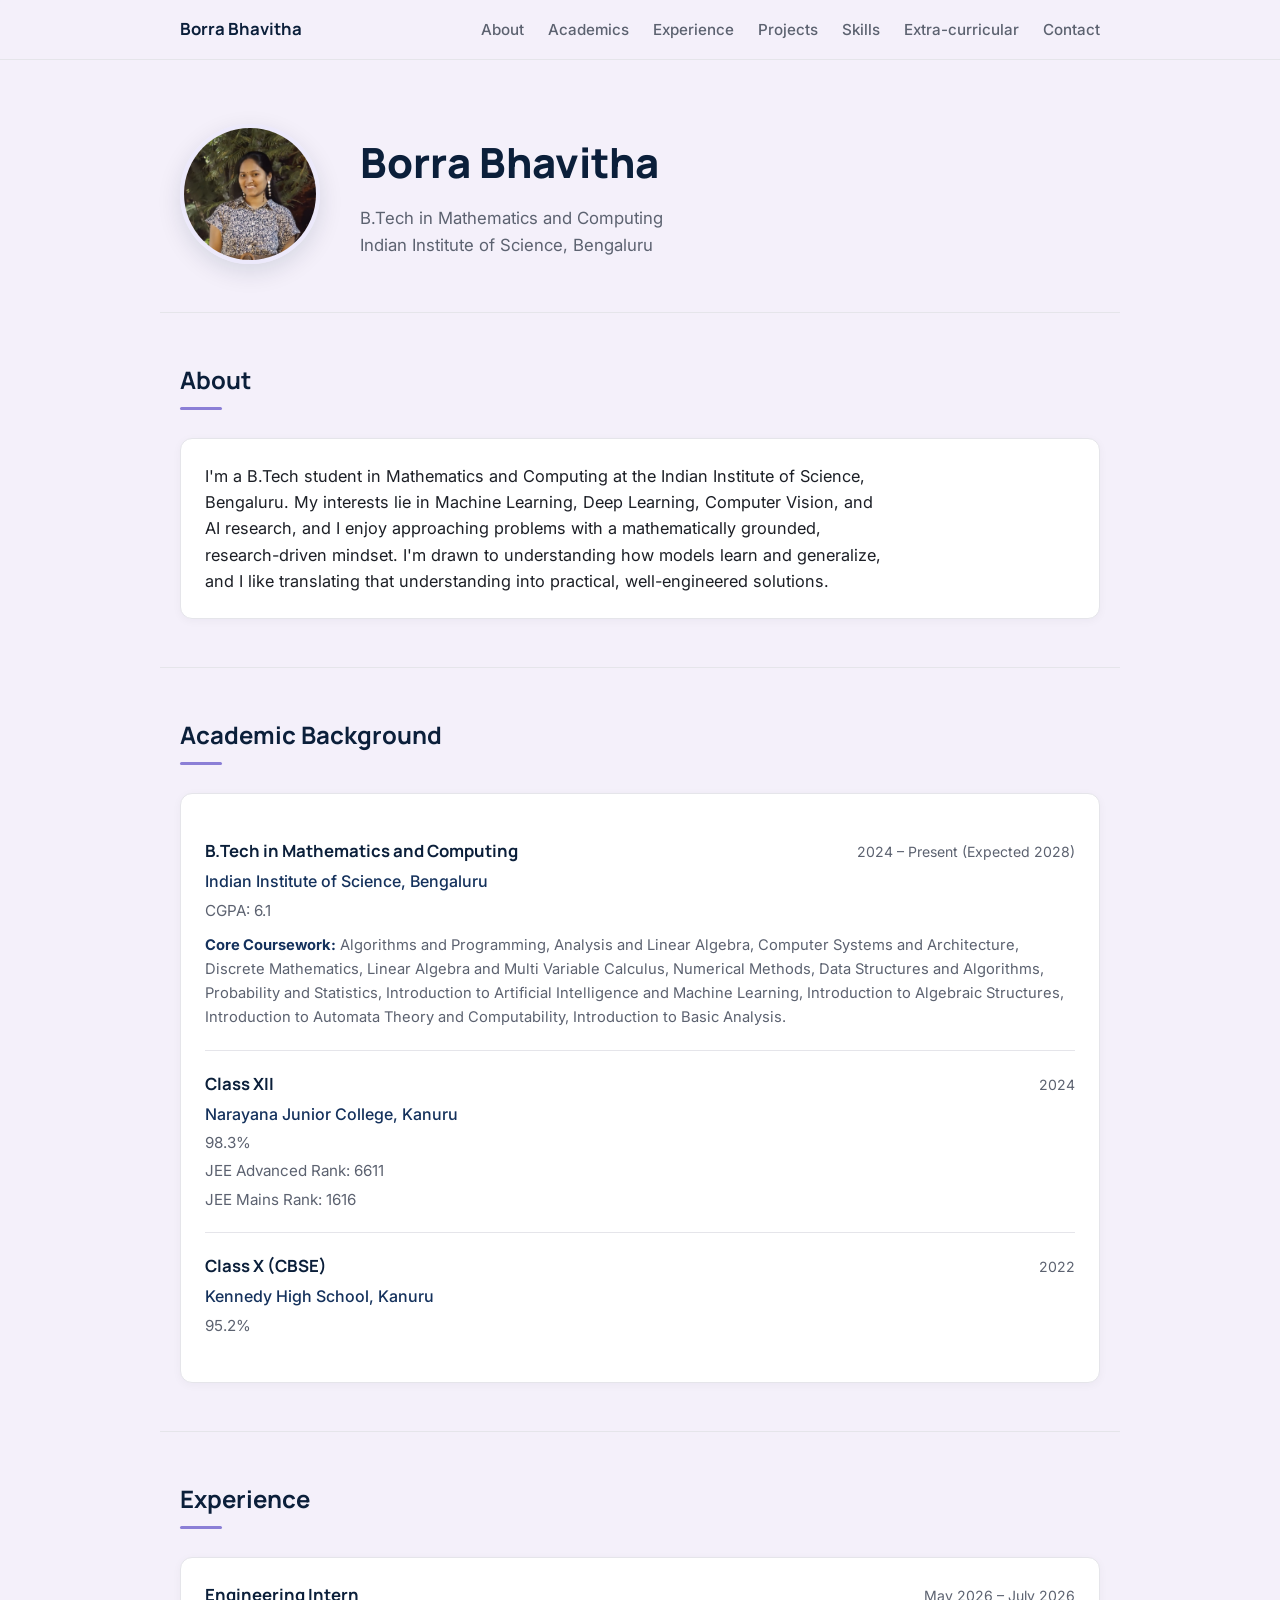
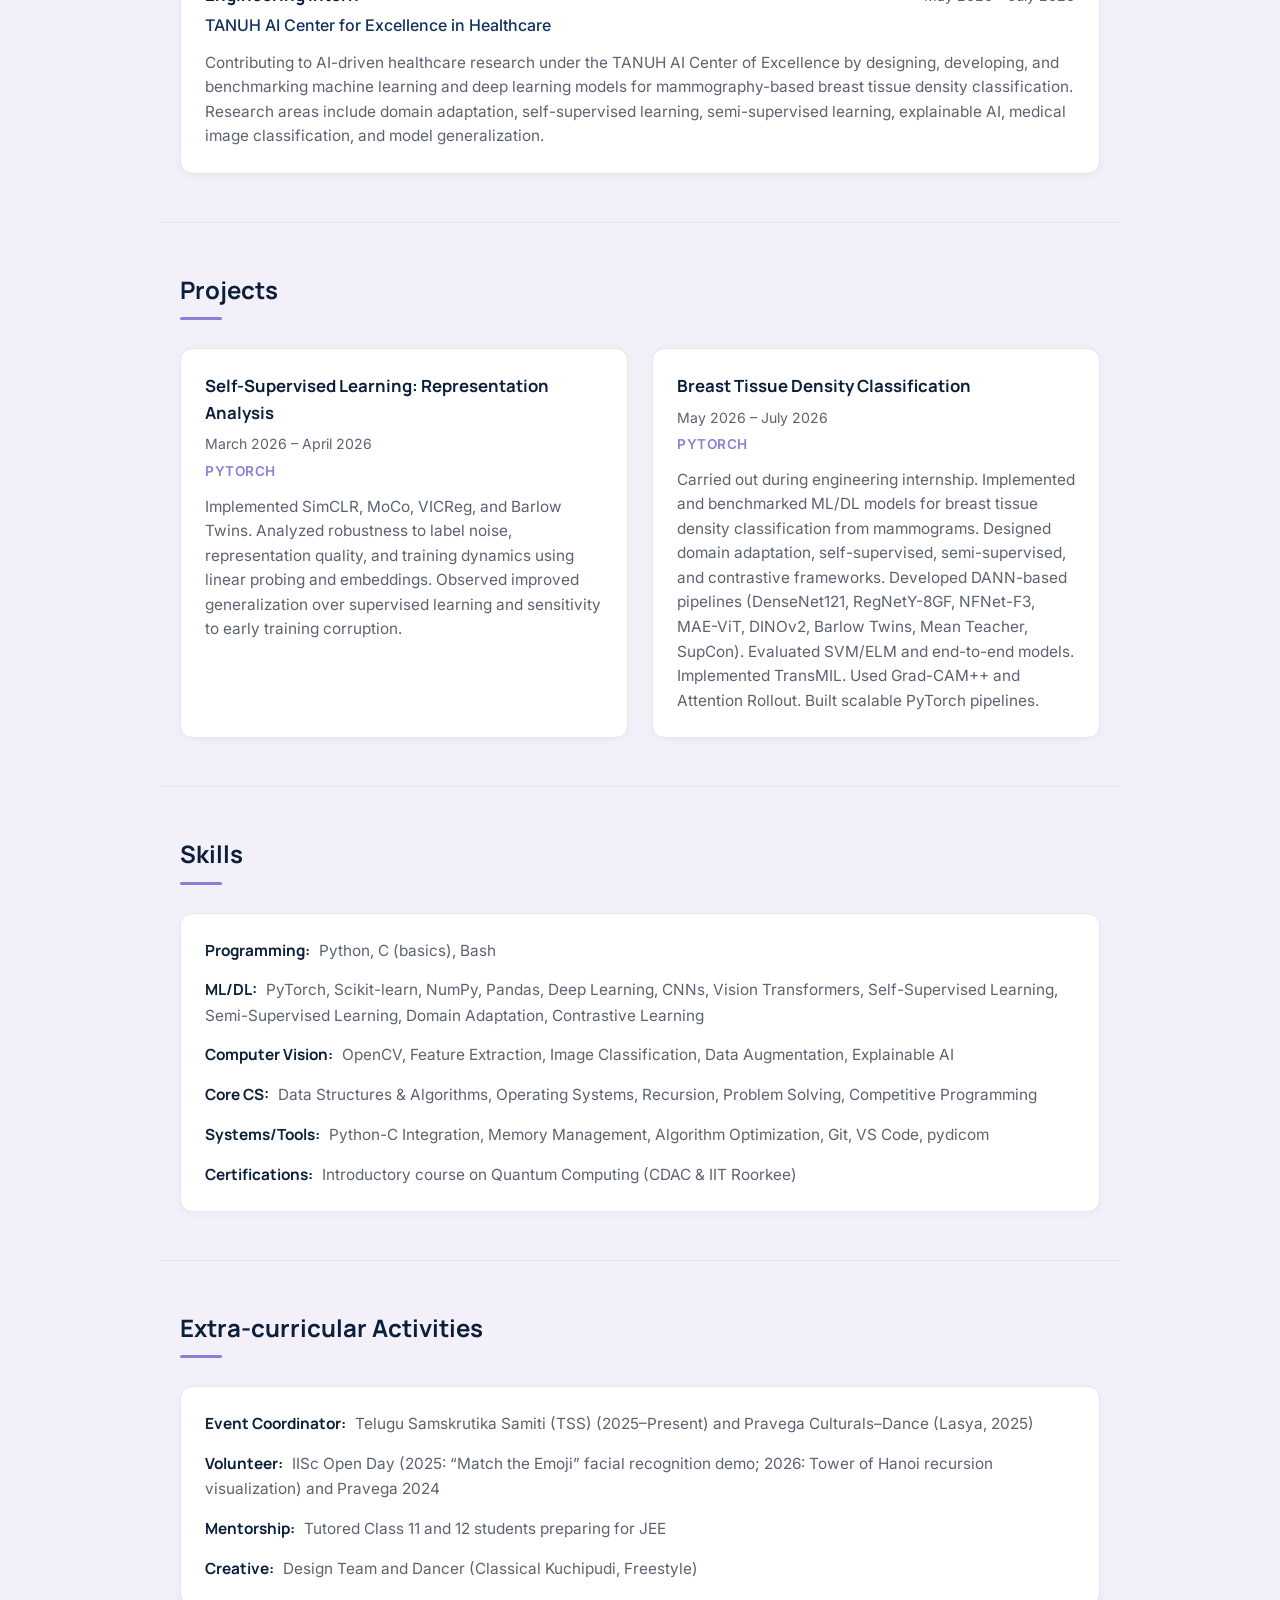
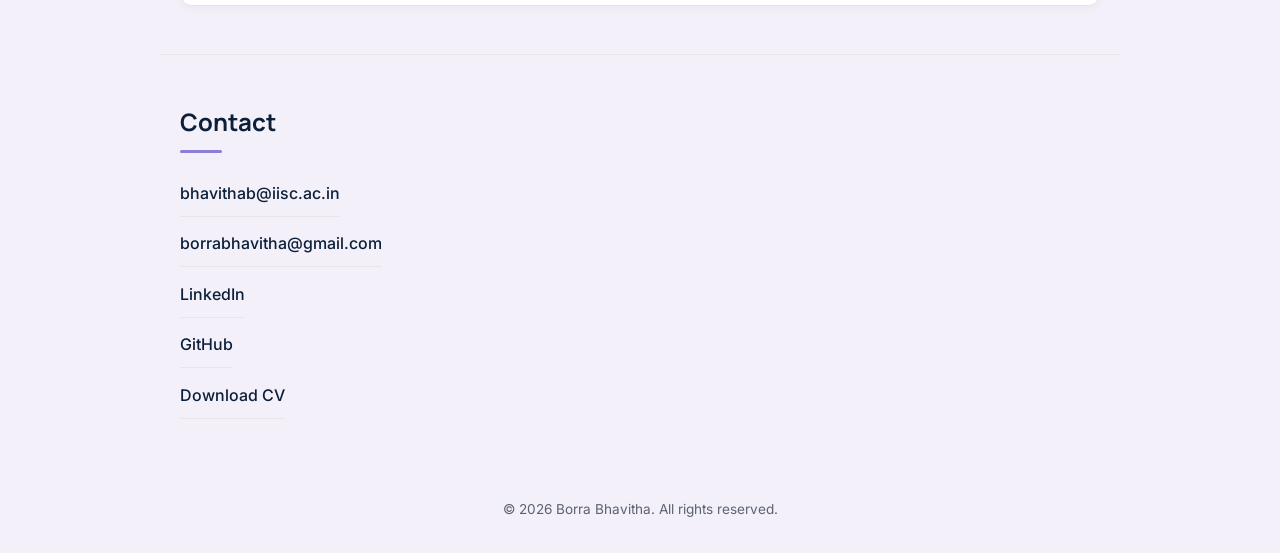
<file: index.html>
<!DOCTYPE html>
<html lang="en">
<head>
<meta charset="UTF-8">
<meta name="viewport" content="width=device-width, initial-scale=1.0">
<title>Borra Bhavitha | Mathematics, Computing &amp; AI</title>
<meta name="description" content="Academic portfolio of Borra Bhavitha, B.Tech Mathematics and Computing student at IISc Bengaluru, interested in Machine Learning, Deep Learning, and Computer Vision.">
<link rel="preconnect" href="https://fonts.googleapis.com">
<link rel="preconnect" href="https://fonts.gstatic.com" crossorigin>
<link href="https://fonts.googleapis.com/css2?family=Inter:wght@400;500;600&family=Manrope:wght@600;700;800&display=swap" rel="stylesheet">
<link rel="stylesheet" href="style.css">
</head>
<body>

<a class="skip-link" href="#main">Skip to content</a>

<header class="site-header">
  <nav class="navbar" aria-label="Primary">
    <a href="#top" class="brand">Borra Bhavitha</a>
    <button class="nav-toggle" id="navToggle" aria-expanded="false" aria-controls="navLinks" aria-label="Toggle navigation menu">
      <span></span><span></span><span></span>
    </button>
    <ul class="nav-links" id="navLinks">
      <li><a href="#about">About</a></li>
      <li><a href="#academics">Academics</a></li>
      <li><a href="#experience">Experience</a></li>
      <li><a href="#projects">Projects</a></li>
      <li><a href="#skills">Skills</a></li>
      <li><a href="#extracurricular">Extra-curricular</a></li>
      <li><a href="#contact">Contact</a></li>
    </ul>
  </nav>
</header>

<main id="main">

  <section id="top" class="hero">
    <div class="hero-media">
      <img src="bhavitha.jpg" alt="Portrait of Borra Bhavitha" class="hero-photo">
    </div>
    <div class="hero-text">
      <h1 class="hero-name">Borra Bhavitha</h1>
      <p class="hero-subtitle">
        <span class="hero-subtitle-line">B.Tech in Mathematics and Computing</span>
        <span class="hero-subtitle-line">Indian Institute of Science, Bengaluru</span>
      </p>
    </div>
  </section>

  <section id="about" class="section">
    <h2 class="section-title">About</h2>
    <div class="card">
      <p class="about-text">
        I'm a B.Tech student in Mathematics and Computing at the Indian Institute of Science, Bengaluru.
        My interests lie in Machine Learning, Deep Learning, Computer Vision, and AI research, and I enjoy
        approaching problems with a mathematically grounded, research-driven mindset. I'm drawn to
        understanding how models learn and generalize, and I like translating that understanding into
        practical, well-engineered solutions.
      </p>
    </div>
  </section>

  <section id="academics" class="section">
    <h2 class="section-title">Academic Background</h2>
    <div class="card">
      <ul class="timeline">
        <li class="timeline-item">
          <div class="timeline-header">
            <h3>B.Tech in Mathematics and Computing</h3>
            <span class="timeline-date">2024 &ndash; Present (Expected 2028)</span>
          </div>
          <p class="timeline-org">Indian Institute of Science, Bengaluru</p>
          <p class="timeline-detail">CGPA: 6.1</p>
          <p class="timeline-courses"><strong>Core Coursework:</strong> Algorithms and Programming, Analysis and Linear Algebra, Computer Systems and Architecture, Discrete Mathematics, Linear Algebra and Multi Variable Calculus, Numerical Methods, Data Structures and Algorithms, Probability and Statistics, Introduction to Artificial Intelligence and Machine Learning, Introduction to Algebraic Structures, Introduction to Automata Theory and Computability, Introduction to Basic Analysis.</p>
        </li>
        <li class="timeline-item">
          <div class="timeline-header">
            <h3>Class XII</h3>
            <span class="timeline-date">2024</span>
          </div>
          <p class="timeline-org">Narayana Junior College, Kanuru</p>
          <p class="timeline-detail">98.3%</p>
          <p class="timeline-detail">JEE Advanced Rank: 6611</p>
          <p class="timeline-detail">JEE Mains Rank: 1616</p>
        </li>
        <li class="timeline-item">
          <div class="timeline-header">
            <h3>Class X (CBSE)</h3>
            <span class="timeline-date">2022</span>
          </div>
          <p class="timeline-org">Kennedy High School, Kanuru</p>
          <p class="timeline-detail">95.2%</p>
        </li>
      </ul>
    </div>
  </section>

  <section id="experience" class="section">
    <h2 class="section-title">Experience</h2>
    <div class="card">
      <div class="timeline-header">
        <h3>Engineering Intern</h3>
        <span class="timeline-date">May 2026 &ndash; July 2026</span>
      </div>
      <p class="timeline-org">TANUH AI Center for Excellence in Healthcare</p>
      <p class="card-desc">
        Contributing to AI-driven healthcare research under the TANUH AI Center of Excellence by designing,
        developing, and benchmarking machine learning and deep learning models for mammography-based breast
        tissue density classification. Research areas include domain adaptation, self-supervised learning,
        semi-supervised learning, explainable AI, medical image classification, and model generalization.
      </p>
    </div>
  </section>

  <section id="projects" class="section">
    <h2 class="section-title">Projects</h2>
    <div class="card-grid">
      <div class="card">
        <div class="timeline-header">
          <h3>Self-Supervised Learning: Representation Analysis</h3>
          <span class="timeline-date">March 2026 &ndash; April 2026</span>
        </div>
        <p class="card-tech">PyTorch</p>
        <p class="card-desc">
          Implemented SimCLR, MoCo, VICReg, and Barlow Twins. Analyzed robustness to label noise,
          representation quality, and training dynamics using linear probing and embeddings. Observed
          improved generalization over supervised learning and sensitivity to early training corruption.
        </p>
      </div>
      <div class="card">
        <div class="timeline-header">
          <h3>Breast Tissue Density Classification</h3>
          <span class="timeline-date">May 2026 &ndash; July 2026</span>
        </div>
        <p class="card-tech">PyTorch</p>
        <p class="card-desc">
          Carried out during engineering internship. Implemented and benchmarked ML/DL models for breast
          tissue density classification from mammograms. Designed domain adaptation, self-supervised,
          semi-supervised, and contrastive frameworks. Developed DANN-based pipelines (DenseNet121,
          RegNetY-8GF, NFNet-F3, MAE-ViT, DINOv2, Barlow Twins, Mean Teacher, SupCon). Evaluated SVM/ELM
          and end-to-end models. Implemented TransMIL. Used Grad-CAM++ and Attention Rollout. Built
          scalable PyTorch pipelines.
        </p>
      </div>
    </div>
  </section>

  <section id="skills" class="section">
    <h2 class="section-title">Skills</h2>
    <div class="card">
      <ul class="label-list">
        <li><span class="label-name">Programming:</span> Python, C (basics), Bash</li>
        <li><span class="label-name">ML/DL:</span> PyTorch, Scikit-learn, NumPy, Pandas, Deep Learning, CNNs, Vision Transformers, Self-Supervised Learning, Semi-Supervised Learning, Domain Adaptation, Contrastive Learning</li>
        <li><span class="label-name">Computer Vision:</span> OpenCV, Feature Extraction, Image Classification, Data Augmentation, Explainable AI</li>
        <li><span class="label-name">Core CS:</span> Data Structures &amp; Algorithms, Operating Systems, Recursion, Problem Solving, Competitive Programming</li>
        <li><span class="label-name">Systems/Tools:</span> Python-C Integration, Memory Management, Algorithm Optimization, Git, VS Code, pydicom</li>
        <li><span class="label-name">Certifications:</span> Introductory course on Quantum Computing (CDAC &amp; IIT Roorkee)</li>
      </ul>
    </div>
  </section>

  <section id="extracurricular" class="section">
    <h2 class="section-title">Extra-curricular Activities</h2>
    <div class="card">
      <ul class="label-list">
        <li><span class="label-name">Event Coordinator:</span> Telugu Samskrutika Samiti (TSS) (2025&ndash;Present) and Pravega Culturals&ndash;Dance (Lasya, 2025)</li>
        <li><span class="label-name">Volunteer:</span> IISc Open Day (2025: &ldquo;Match the Emoji&rdquo; facial recognition demo; 2026: Tower of Hanoi recursion visualization) and Pravega 2024</li>
        <li><span class="label-name">Mentorship:</span> Tutored Class 11 and 12 students preparing for JEE</li>
        <li><span class="label-name">Creative:</span> Design Team and Dancer (Classical Kuchipudi, Freestyle)</li>
      </ul>
    </div>
  </section>

  <section id="contact" class="section">
    <h2 class="section-title">Contact</h2>
    <ul class="contact-list">
      <li><a href="mailto:bhavithab@iisc.ac.in">bhavithab@iisc.ac.in</a></li>
      <li><a href="mailto:borrabhavitha@gmail.com">borrabhavitha@gmail.com</a></li>
      <li><a href="https://www.linkedin.com/in/borra-bhavitha" target="_blank" rel="noopener">LinkedIn</a></li>
      <li><a href="https://github.com/bhavitha1917" target="_blank" rel="noopener">GitHub</a></li>
      <li><a href="Borra_Bhavitha_CV.pdf" target="_blank" rel="noopener">Download CV</a></li>
    </ul>
  </section>

</main>

<footer class="site-footer">
  <p>&copy; 2026 Borra Bhavitha. All rights reserved.</p>
</footer>

<script src="script.js"></script>
</body>
</html>
</file>
<file: style.css>
/* ---------- Custom Properties ---------- */
:root {
  --color-navy: #0b1f3a;
  --color-navy-light: #14315c;
  --color-bg: #f4f0fa;
  --color-surface: #ffffff;
  --color-text: #1c1f26;
  --color-text-secondary: #5c6270;
  --color-lavender: #8b7fd6;
  --color-lavender-light: #ece9fb;
  --color-border: #e5e5ea;

  --font-heading: 'Manrope', 'Segoe UI', -apple-system, BlinkMacSystemFont, sans-serif;
  --font-body: 'Inter', 'Segoe UI', -apple-system, BlinkMacSystemFont, sans-serif;

  --max-width: 960px;
}

/* ---------- Reset ---------- */
* {
  box-sizing: border-box;
  margin: 0;
  padding: 0;
}

html {
  scroll-behavior: smooth;
}

body {
  font-family: var(--font-body);
  color: var(--color-text);
  background: var(--color-bg);
  line-height: 1.6;
  overflow-x: hidden;
}

img {
  max-width: 100%;
  display: block;
}

ul {
  list-style: none;
}

a {
  color: inherit;
  text-decoration: none;
}

h1, h2, h3 {
  font-family: var(--font-heading);
  color: var(--color-navy);
}

.skip-link {
  position: absolute;
  left: -999px;
  top: 0;
  background: var(--color-navy);
  color: #fff;
  padding: 0.5rem 1rem;
  z-index: 100;
}

.skip-link:focus {
  left: 0;
}

/* ---------- Header / Nav ---------- */
.site-header {
  position: sticky;
  top: 0;
  z-index: 50;
  background: rgba(244, 240, 250, 0.92);
  backdrop-filter: blur(6px);
  border-bottom: 1px solid var(--color-border);
}

.navbar {
  max-width: var(--max-width);
  margin: 0 auto;
  padding: 1rem 1.25rem;
  display: flex;
  align-items: center;
  justify-content: space-between;
}

.brand {
  font-family: var(--font-heading);
  font-weight: 700;
  font-size: 1.05rem;
  color: var(--color-navy);
}

.nav-links {
  display: flex;
  gap: 1.5rem;
}

.nav-links a {
  font-size: 0.95rem;
  font-weight: 500;
  color: var(--color-text-secondary);
  transition: color 0.15s ease;
}

.nav-links a:hover,
.nav-links a:focus {
  color: var(--color-lavender);
}

.nav-toggle {
  display: none;
  flex-direction: column;
  justify-content: space-between;
  width: 26px;
  height: 18px;
  background: none;
  border: none;
  cursor: pointer;
  padding: 0;
}

.nav-toggle span {
  display: block;
  height: 2px;
  width: 100%;
  background: var(--color-navy);
  border-radius: 2px;
}

/* ---------- Hero ---------- */
.hero {
  max-width: var(--max-width);
  margin: 0 auto;
  padding: 4rem 1.25rem 3rem;
  text-align: center;
  display: flex;
  flex-direction: column;
  align-items: center;
  gap: 1.5rem;
}

.hero-media {
  flex-shrink: 0;
}

.hero-text {
  display: flex;
  flex-direction: column;
  align-items: center;
}

.hero-photo {
  width: 140px;
  height: 140px;
  border-radius: 50%;
  object-fit: cover;
  border: 4px solid var(--color-lavender-light);
  box-shadow: 0 8px 24px rgba(11, 31, 58, 0.12);
}

.hero-name {
  font-size: 2.2rem;
  font-weight: 800;
}

.hero-subtitle {
  margin-top: 0.6rem;
  font-size: 1.05rem;
  color: var(--color-text-secondary);
}

.hero-subtitle-line {
  display: block;
}

/* ---------- Sections ---------- */
.section {
  max-width: var(--max-width);
  margin: 0 auto;
  padding: 3rem 1.25rem;
  border-top: 1px solid var(--color-border);
}

.section-title {
  font-size: 1.5rem;
  font-weight: 700;
  margin-bottom: 1.75rem;
  position: relative;
  display: inline-block;
}

.section-title::after {
  content: "";
  display: block;
  width: 42px;
  height: 3px;
  margin-top: 0.5rem;
  background: var(--color-lavender);
  border-radius: 2px;
}

.about-text {
  max-width: 68ch;
  color: var(--color-text);
  font-size: 1.02rem;
}

/* ---------- Timeline / Cards ---------- */
.timeline-item {
  padding: 1.25rem 0;
  border-bottom: 1px solid var(--color-border);
}

.timeline-item:last-child {
  border-bottom: none;
}

.timeline-header {
  display: flex;
  flex-wrap: wrap;
  align-items: baseline;
  justify-content: space-between;
  gap: 0.4rem;
}

.timeline-header h3 {
  font-size: 1.05rem;
  font-weight: 700;
}

.timeline-date {
  font-size: 0.88rem;
  color: var(--color-text-secondary);
  white-space: nowrap;
}

.timeline-org {
  margin-top: 0.25rem;
  font-weight: 500;
  color: var(--color-navy-light);
}

.timeline-detail {
  margin-top: 0.25rem;
  color: var(--color-text-secondary);
  font-size: 0.95rem;
}

.timeline-courses {
  margin-top: 0.6rem;
  color: var(--color-text-secondary);
  font-size: 0.92rem;
  line-height: 1.65;
}

.timeline-courses strong {
  color: var(--color-navy-light);
}

.card {
  background: var(--color-surface);
  border: 1px solid var(--color-border);
  border-radius: 12px;
  padding: 1.5rem;
  box-shadow: 0 2px 10px rgba(11, 31, 58, 0.04);
}

.card-grid {
  display: grid;
  grid-template-columns: 1fr;
  gap: 1.5rem;
}

.card-tech {
  margin-top: 0.3rem;
  font-size: 0.85rem;
  font-weight: 600;
  color: var(--color-lavender);
  text-transform: uppercase;
  letter-spacing: 0.04em;
}

.card-desc {
  margin-top: 0.75rem;
  color: var(--color-text-secondary);
  font-size: 0.96rem;
}

/* ---------- Label Lists (Skills, Extra-curricular) ---------- */
.label-list {
  display: flex;
  flex-direction: column;
  gap: 0.9rem;
}

.label-list li {
  color: var(--color-text-secondary);
  font-size: 0.96rem;
  line-height: 1.65;
}

.label-name {
  font-family: var(--font-heading);
  font-weight: 700;
  color: var(--color-navy);
  margin-right: 0.3rem;
}

/* ---------- Contact ---------- */
.contact-list {
  display: flex;
  flex-direction: column;
  gap: 0.9rem;
}

.contact-list a {
  font-size: 1rem;
  font-weight: 500;
  color: var(--color-navy);
  border-bottom: 1px solid var(--color-border);
  padding-bottom: 0.6rem;
  display: inline-block;
  transition: color 0.15s ease, border-color 0.15s ease;
}

.contact-list a:hover,
.contact-list a:focus {
  color: var(--color-lavender);
  border-color: var(--color-lavender);
}

/* ---------- Footer ---------- */
.site-footer {
  text-align: center;
  padding: 2rem 1.25rem;
  color: var(--color-text-secondary);
  font-size: 0.85rem;
}

/* ---------- Responsive ---------- */
@media (min-width: 600px) {
  .card-grid {
    grid-template-columns: 1fr 1fr;
  }
}

@media (min-width: 700px) {
  .hero {
    flex-direction: row;
    align-items: center;
    text-align: left;
    gap: 2.5rem;
  }

  .hero-text {
    align-items: flex-start;
  }
}

@media (min-width: 900px) {
  .hero-name {
    font-size: 2.6rem;
  }
}

@media (max-width: 640px) {
  .nav-toggle {
    display: flex;
  }

  .nav-links {
    position: absolute;
    top: 100%;
    left: 0;
    right: 0;
    background: var(--color-surface);
    flex-direction: column;
    gap: 0;
    max-height: 0;
    overflow: hidden;
    border-bottom: 1px solid var(--color-border);
    transition: max-height 0.25s ease;
  }

  .nav-links.open {
    max-height: 380px;
  }

  .nav-links li {
    border-top: 1px solid var(--color-border);
  }

  .nav-links a {
    display: block;
    padding: 0.85rem 1.25rem;
  }
}
</file>
